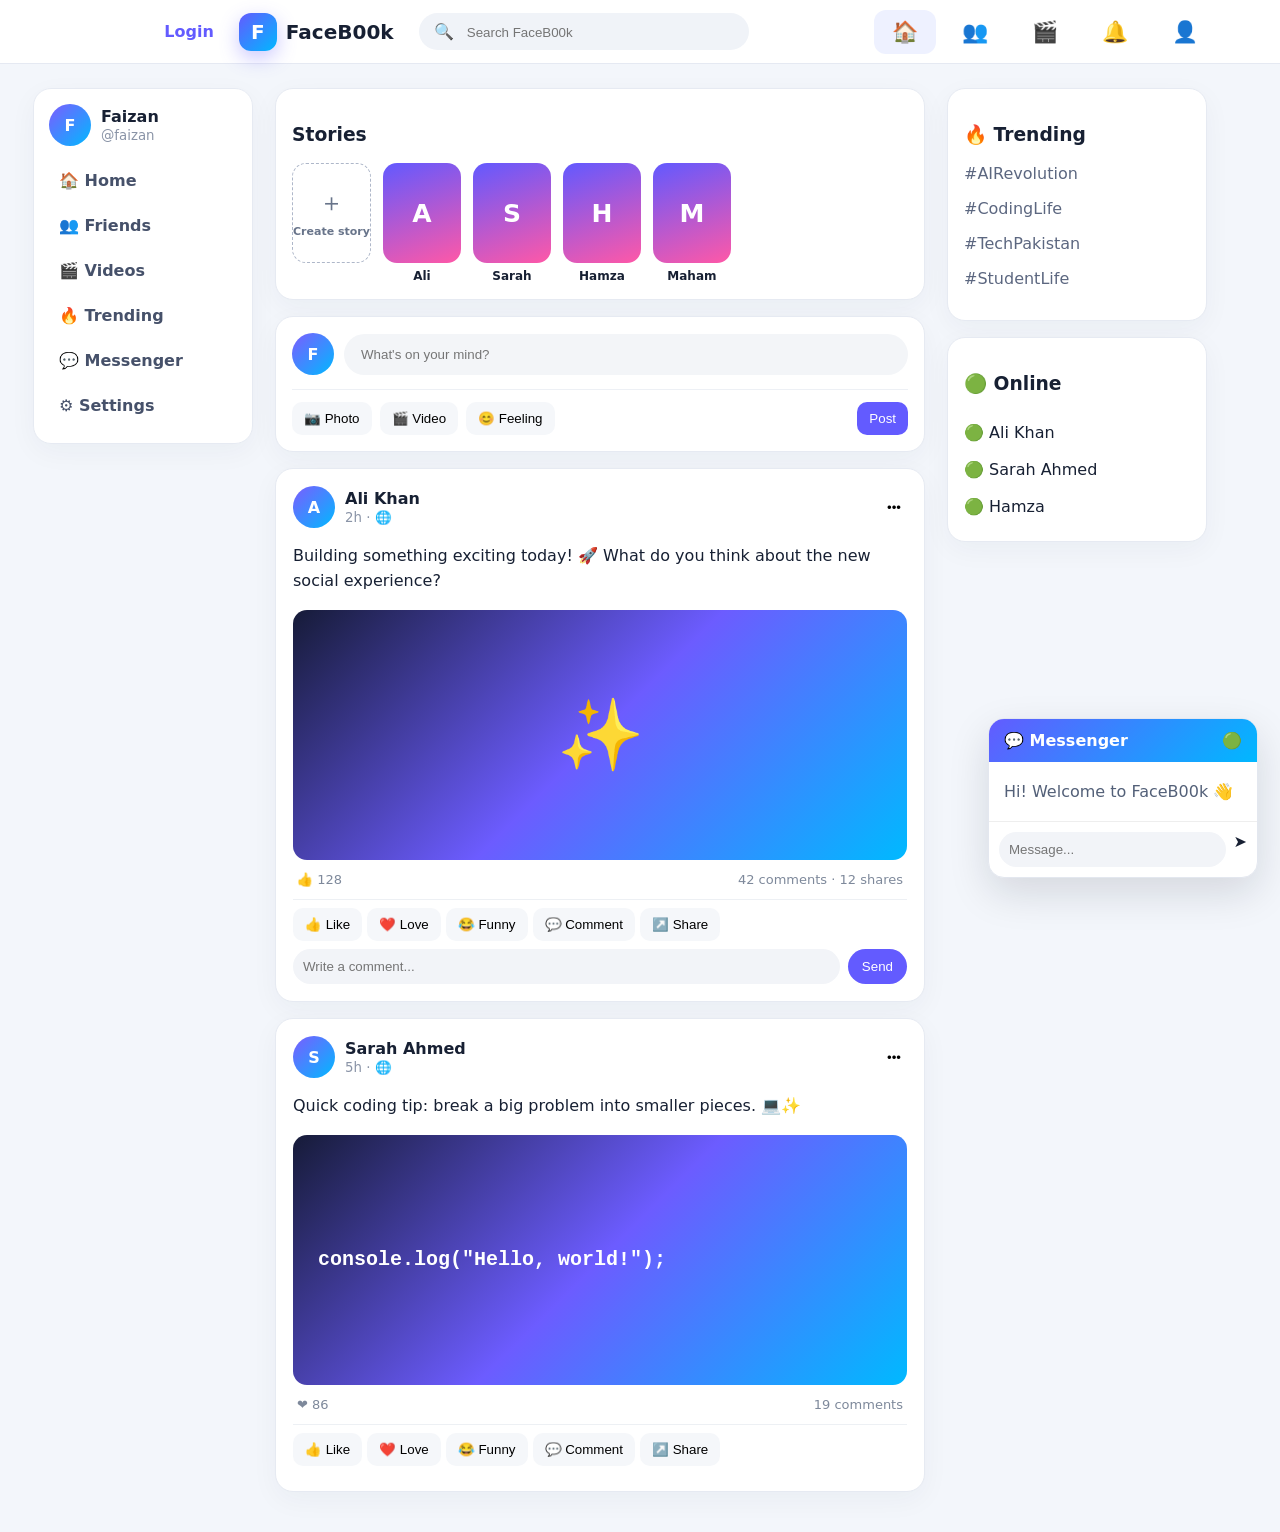
<file: index.html>
<!doctype html>
<html lang="en">
<head>
  <meta charset="UTF-8">
  <meta name="viewport" content="width=device-width, initial-scale=1.0">
  <title>FaceB00k — Social Space</title>
  <link rel="stylesheet" href="style.css">
</head>
<body>
<header class="topbar"><a href="login.html" style="margin-left:auto;color:#635bff;font-weight:700;text-decoration:none">Login</a>
  <div class="brand"><div class="logo">F</div><span>FaceB00k</span></div>
  <div class="search">🔍 <input id="search" placeholder="Search FaceB00k"></div>
  <nav class="desktop-nav">
    <button class="active">🏠</button><button>👥</button><button>🎬</button><button>🔔</button><button>👤</button>
  </nav>
</header>

<main class="layout">
  <aside class="sidebar card">
    <div class="profile-mini"><div class="avatar">F</div><div><b>Faizan</b><small>@faizan</small></div></div>
    <a>🏠 Home</a><a>👥 Friends</a><a>🎬 Videos</a><a>🔥 Trending</a><a>💬 Messenger</a><a>⚙️ Settings</a>
  </aside>

  <section class="feed">
    <div class="stories card">
      <h3>Stories</h3>
      <div class="story-row">
        <div class="story add">＋<span>Create story</span></div>
        <div class="story"><div class="story-pic">A</div><span>Ali</span></div>
        <div class="story"><div class="story-pic">S</div><span>Sarah</span></div>
        <div class="story"><div class="story-pic">H</div><span>Hamza</span></div>
        <div class="story"><div class="story-pic">M</div><span>Maham</span></div>
      </div>
    </div>

    <div class="composer card">
      <div class="profile-mini"><div class="avatar">F</div><input id="postInput" placeholder="What's on your mind?"></div>
      <div class="composer-actions"><button>📷 Photo</button><button>🎬 Video</button><button>😊 Feeling</button><button id="postBtn">Post</button></div>
    </div>

    <article class="post card">
      <div class="post-head"><div class="avatar">A</div><div><b>Ali Khan</b><small>2h · 🌐</small></div><button class="more">•••</button></div>
      <p>Building something exciting today! 🚀 What do you think about the new social experience?</p>
      <div class="post-media">✨</div>
      <div class="stats"><span>👍 128</span><span>42 comments · 12 shares</span></div>
      <div class="post-actions"><button>👍 Like</button><button>❤️ Love</button><button>😂 Funny</button><button>💬 Comment</button><button>↗️ Share</button></div>
      <div class="comment-box"><input placeholder="Write a comment..."><button>Send</button></div>
    </article>

    <article class="post card">
      <div class="post-head"><div class="avatar">S</div><div><b>Sarah Ahmed</b><small>5h · 🌐</small></div><button class="more">•••</button></div>
      <p>Quick coding tip: break a big problem into smaller pieces. 💻✨</p>
      <div class="post-media code">console.log("Hello, world!");</div>
      <div class="stats"><span>❤️ 86</span><span>19 comments</span></div>
      <div class="post-actions"><button>👍 Like</button><button>❤️ Love</button><button>😂 Funny</button><button>💬 Comment</button><button>↗️ Share</button></div>
    </article>
  </section>

  <aside class="rightbar">
    <div class="card"><h3>🔥 Trending</h3><p>#AIRevolution</p><p>#CodingLife</p><p>#TechPakistan</p><p>#StudentLife</p></div>
    <div class="card"><h3>🟢 Online</h3><div class="online">🟢 Ali Khan</div><div class="online">🟢 Sarah Ahmed</div><div class="online">🟢 Hamza</div></div>
  </aside>
</main>

<div class="chat"><div class="chat-head">💬 Messenger <span>🟢</span></div><div class="chat-body">Hi! Welcome to FaceB00k 👋</div><div class="chat-input"><input placeholder="Message...">➤</div></div>

<nav class="mobile-nav"><button>🏠<small>Home</small></button><button>👥<small>Friends</small></button><button>🎬<small>Videos</small></button><button>🔔<small>Alerts</small></button><button>👤<small>Profile</small></button></nav>
<script src="script.js"></script>
</body>
</html>
</file>
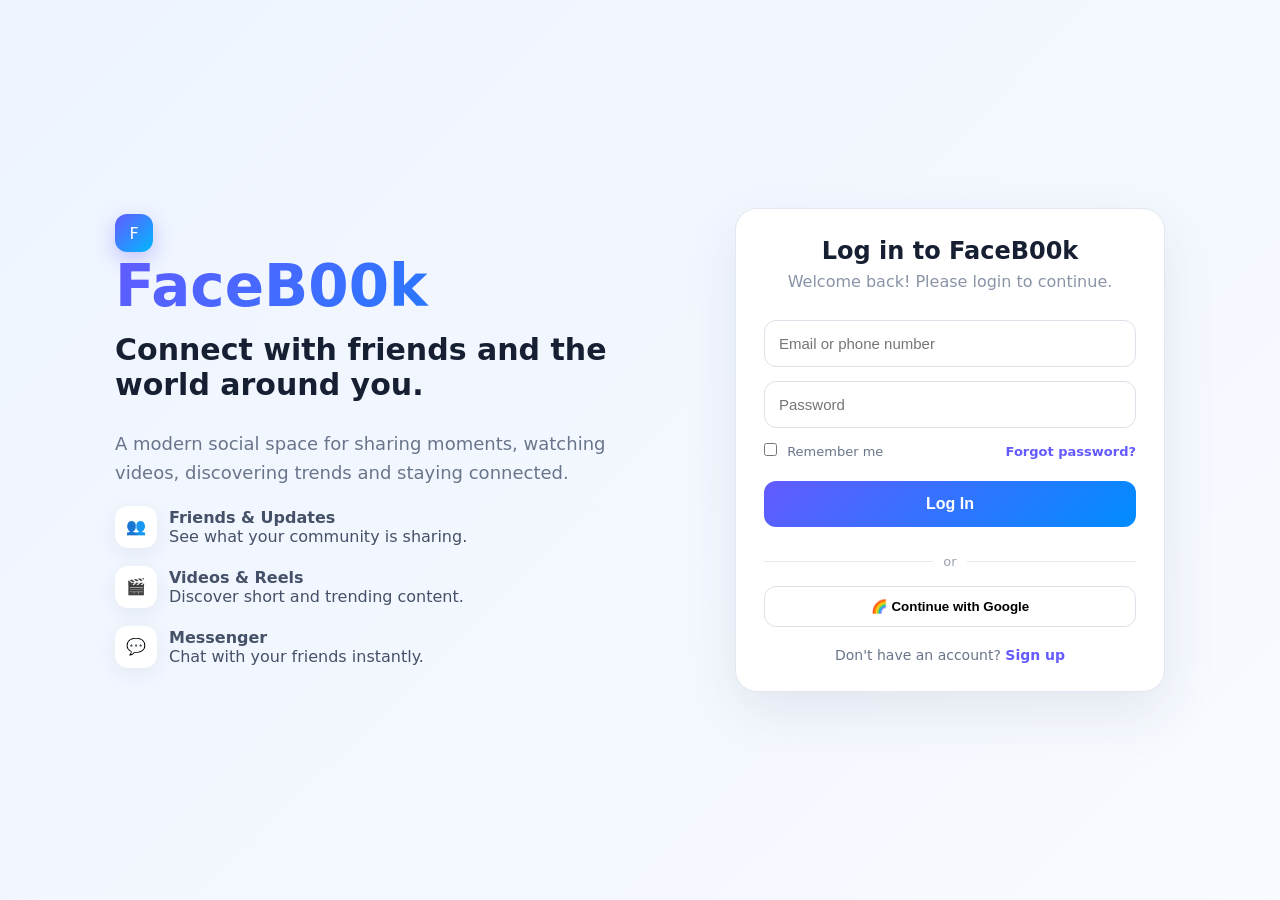
<file: login.html>
<!doctype html>
<html lang="en">
<head>
<meta charset="UTF-8">
<meta name="viewport" content="width=device-width,initial-scale=1.0">
<title>Login — FaceB00k</title>
<link rel="stylesheet" href="style.css">
<style>
body.login-page{min-height:100vh;display:grid;place-items:center;background:linear-gradient(135deg,#eef4ff,#f8fbff);padding:24px}
.login-wrap{width:min(1050px,100%);display:grid;grid-template-columns:1fr 430px;gap:60px;align-items:center}
.login-brand h1{font-size:58px;margin:0 0 12px;background:linear-gradient(135deg,#635bff,#008cff);-webkit-background-clip:text;color:transparent}
.login-brand h2{font-size:30px;margin:0 0 28px;max-width:520px}
.login-brand p{font-size:18px;color:#69758b;max-width:520px;line-height:1.6}
.feature{display:flex;gap:12px;align-items:center;margin:18px 0;color:#455168}
.feature-icon{width:42px;height:42px;border-radius:13px;background:#fff;display:grid;place-items:center;box-shadow:0 6px 20px #26324b12}
.login-card{background:#fff;border:1px solid #e2e7f0;border-radius:22px;padding:28px;box-shadow:0 20px 55px #27345118}
.login-card h2{text-align:center;margin:0 0 7px}.login-card .sub{text-align:center;color:#8a94a7;margin-bottom:22px}
.login-card input{width:100%;padding:14px;border:1px solid #dce1ea;border-radius:12px;margin:7px 0;outline:0;font-size:15px}.login-card input:focus{border-color:#635bff}
.login-btn{width:100%;padding:14px;border:0;border-radius:12px;background:linear-gradient(135deg,#635bff,#008cff);color:#fff;font-size:16px;font-weight:800;margin:10px 0;cursor:pointer}
.remember{display:flex;justify-content:space-between;align-items:center;font-size:13px;color:#69758b;margin:8px 0 12px}.remember a{color:#635bff;font-weight:700;cursor:pointer}
.divider{display:flex;align-items:center;gap:10px;color:#9aa3b2;font-size:13px;margin:17px 0}.divider:before,.divider:after{content:"";height:1px;background:#e6e9ef;flex:1}
.google{width:100%;padding:12px;border:1px solid #dce1ea;background:#fff;border-radius:12px;font-weight:700;cursor:pointer}
.signup{text-align:center;margin-top:20px;color:#69758b;font-size:14px}.signup a{color:#635bff;font-weight:800;text-decoration:none}
@media(max-width:800px){.login-wrap{grid-template-columns:1fr;gap:20px;max-width:480px}.login-brand{text-align:center}.login-brand h1{font-size:44px}.login-brand h2{font-size:23px}.feature{display:none}}
</style>
</head>
<body class="login-page">
<div class="login-wrap">
<section class="login-brand">
  <div class="logo">F</div>
  <h1>FaceB00k</h1>
  <h2>Connect with friends and the world around you.</h2>
  <p>A modern social space for sharing moments, watching videos, discovering trends and staying connected.</p>
  <div class="feature"><div class="feature-icon">👥</div><div><b>Friends & Updates</b><br>See what your community is sharing.</div></div>
  <div class="feature"><div class="feature-icon">🎬</div><div><b>Videos & Reels</b><br>Discover short and trending content.</div></div>
  <div class="feature"><div class="feature-icon">💬</div><div><b>Messenger</b><br>Chat with your friends instantly.</div></div>
</section>

<section class="login-card">
  <h2>Log in to FaceB00k</h2>
  <div class="sub">Welcome back! Please login to continue.</div>
  <form id="loginForm">
    <input type="text" id="email" placeholder="Email or phone number" required>
    <input type="password" id="password" placeholder="Password" required>
    <div class="remember"><label><input type="checkbox" style="width:auto;margin:0 6px 0 0"> Remember me</label><a>Forgot password?</a></div>
    <button class="login-btn" type="submit">Log In</button>
  </form>
  <div class="divider">or</div>
  <button class="google">🌈 Continue with Google</button>
  <div class="signup">Don't have an account? <a href="signup.html">Sign up</a></div>
</section>
</div>
<script>
const API_BASE = localStorage.getItem('FACEB00K_API') || 'YOUR_CLOUDFLARE_WORKER_URL';
document.getElementById('loginForm').addEventListener('submit',async e=>{
 e.preventDefault();
 const btn=document.querySelector('.login-btn'); btn.textContent='Logging in...'; btn.disabled=true;
 try{
   const r=await fetch(API_BASE+'/api/login',{method:'POST',headers:{'Content-Type':'application/json'},
     body:JSON.stringify({email:document.getElementById('email').value,password:document.getElementById('password').value})});
   const d=await r.json();
   if(!r.ok) throw new Error(d.error||'Login failed');
   localStorage.setItem('faceb00k_user',JSON.stringify(d.user));
   window.location.href='index.html';
 }catch(err){alert(err.message);btn.textContent='Log In';btn.disabled=false;}
});
</script>
</body>
</html>
</file>
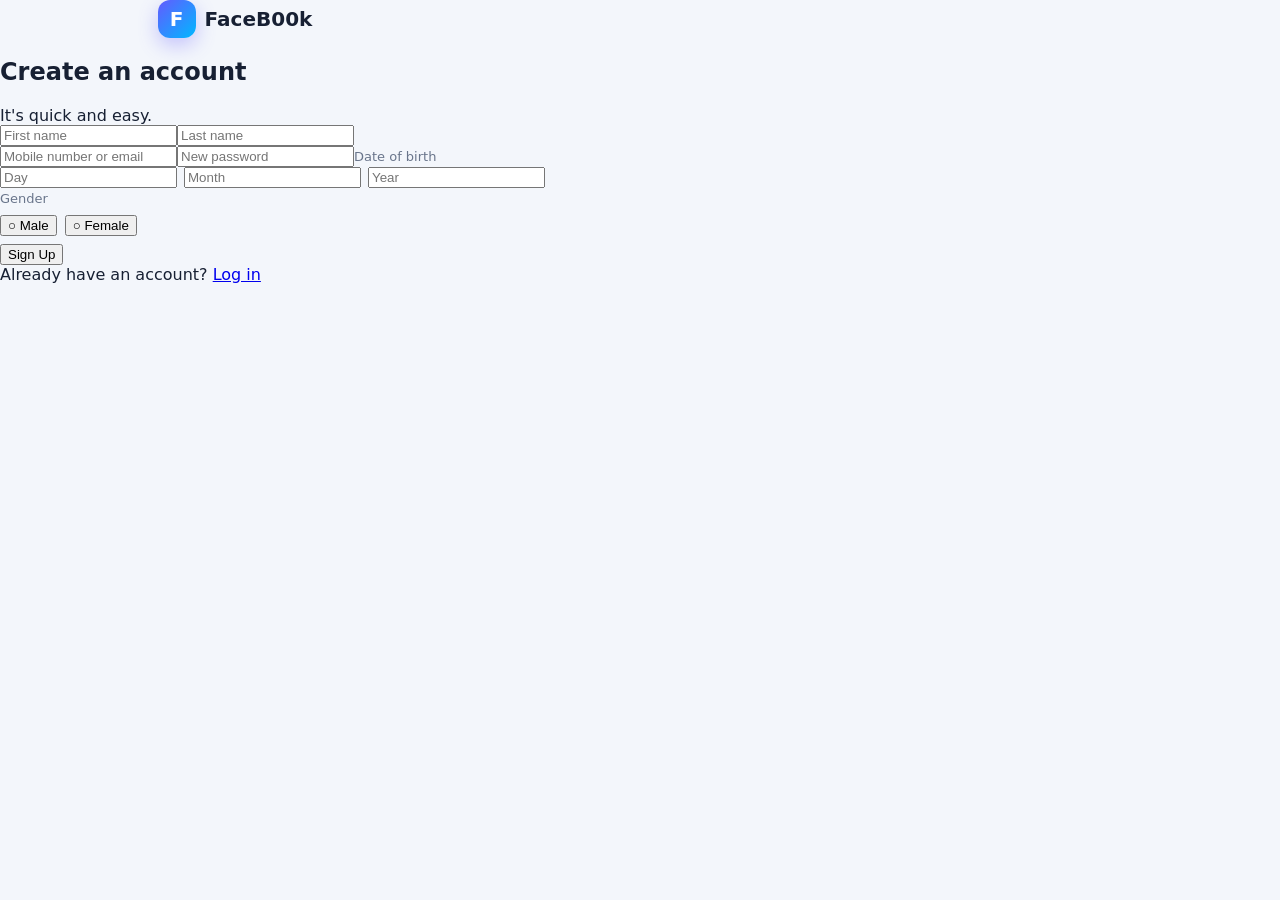
<file: signup.html>
<!doctype html>
<html lang="en"><head><meta charset="UTF-8"><meta name="viewport" content="width=device-width,initial-scale=1.0"><title>Sign Up — FaceB00k</title><link rel="stylesheet" href="style.css"></head>
<body class="login-page"><section class="login-card" style="width:min(470px,100%)"><div class="brand" style="justify-content:center"><div class="logo">F</div><span>FaceB00k</span></div><h2 style="margin-top:20px">Create an account</h2><div class="sub">It's quick and easy.</div><form id="signupForm"><input placeholder="First name" required><input placeholder="Last name" required><input type="email" placeholder="Mobile number or email" required><input type="password" placeholder="New password" required><label style="font-size:13px;color:#69758b">Date of birth</label><div style="display:flex;gap:7px"><input placeholder="Day"><input placeholder="Month"><input placeholder="Year"></div><label style="font-size:13px;color:#69758b">Gender</label><div style="display:flex;gap:8px;margin:8px 0"><button type="button" class="google">○ Male</button><button type="button" class="google">○ Female</button></div><button class="login-btn">Sign Up</button></form><div class="signup">Already have an account? <a href="login.html">Log in</a></div></section><script>
const API_BASE = localStorage.getItem('FACEB00K_API') || 'YOUR_CLOUDFLARE_WORKER_URL';
document.getElementById('signupForm').addEventListener('submit',async e=>{
 e.preventDefault();
 const inputs=e.target.querySelectorAll('input');
 const btn=e.target.querySelector('.login-btn'); btn.textContent='Creating...'; btn.disabled=true;
 try{
   const r=await fetch(API_BASE+'/api/signup',{method:'POST',headers:{'Content-Type':'application/json'},
     body:JSON.stringify({name:(inputs[0].value+' '+inputs[1].value).trim(),email:inputs[2].value,password:inputs[3].value})});
   const d=await r.json();
   if(!r.ok) throw new Error(d.error||'Signup failed');
   localStorage.setItem('faceb00k_user',JSON.stringify(d.user));
   window.location.href='index.html';
 }catch(err){alert(err.message);btn.textContent='Sign Up';btn.disabled=false;}
});
</script></body></html>
</file>
<file: style.css>
*{box-sizing:border-box}body{margin:0;font-family:Inter,system-ui,Arial;background:#f3f6fb;color:#172033}.topbar{height:64px;background:#fff;border-bottom:1px solid #e5e9f2;display:flex;align-items:center;padding:0 5%;gap:25px;position:sticky;top:0;z-index:10}.brand{display:flex;align-items:center;gap:9px;font-weight:800;font-size:20px}.logo{width:38px;height:38px;border-radius:12px;display:grid;place-items:center;color:white;background:linear-gradient(135deg,#635bff,#00b8ff);box-shadow:0 7px 20px #635bff55}.search{background:#f0f3f8;border-radius:22px;padding:9px 15px;color:#7d8799;flex:0 1 330px}.search input{border:0;outline:0;background:transparent;margin-left:6px;width:85%}.desktop-nav{display:flex;gap:8px;margin-left:auto}.desktop-nav button,.mobile-nav button{border:0;background:transparent;font-size:21px;padding:10px 18px;border-radius:12px;cursor:pointer}.desktop-nav .active{background:#eef1ff}.layout{max-width:1250px;margin:24px auto;display:grid;grid-template-columns:220px minmax(400px,650px) 260px;gap:22px;padding:0 18px}.card{background:#fff;border:1px solid #e6eaf2;border-radius:18px;box-shadow:0 8px 28px #1d29400b}.sidebar{padding:15px;height:max-content;position:sticky;top:88px}.sidebar a{display:block;padding:13px 10px;border-radius:10px;font-weight:600;color:#46516a}.sidebar a:hover{background:#f2f5ff}.profile-mini{display:flex;align-items:center;gap:10px;margin-bottom:12px}.profile-mini small,.post-head small{display:block;color:#8a94a7;margin-top:2px}.avatar{width:42px;height:42px;border-radius:50%;display:grid;place-items:center;background:linear-gradient(135deg,#7c5cff,#00b9ff);color:#fff;font-weight:800}.stories{padding:16px;margin-bottom:16px}.story-row{display:flex;gap:12px;overflow:auto}.story{min-width:78px;text-align:center}.story-pic{height:100px;border-radius:14px;background:linear-gradient(160deg,#6259ff,#ff58a7);display:grid;place-items:center;color:white;font-size:25px;font-weight:800}.story span{display:block;font-size:12px;font-weight:600;margin-top:6px}.story.add{height:100px;border:1px dashed #aeb7c9;border-radius:14px;padding-top:22px;color:#68748a;font-size:25px}.story.add span{font-size:11px}.composer{padding:16px;margin-bottom:16px}.composer .profile-mini{margin:0}.composer input{border:0;outline:0;background:#f3f5f8;border-radius:25px;padding:13px 17px;flex:1}.composer-actions{display:flex;gap:8px;margin-top:14px;border-top:1px solid #edf0f5;padding-top:12px}.composer-actions button,.post-actions button{border:0;background:#f5f7fa;border-radius:10px;padding:9px 12px;cursor:pointer}.composer-actions button:last-child{margin-left:auto;background:#635bff;color:#fff}.post{padding:17px;margin-bottom:16px}.post-head{display:flex;align-items:center;gap:10px}.more{margin-left:auto;border:0;background:transparent}.post p{line-height:1.55}.post-media{height:250px;border-radius:14px;background:linear-gradient(135deg,#161b38,#6c5cff,#00b9ff);display:grid;place-items:center;color:#fff;font-size:70px}.post-media.code{font:600 20px monospace;justify-content:start;padding:25px}.stats{display:flex;justify-content:space-between;color:#7e899b;font-size:13px;padding:12px 4px;border-bottom:1px solid #edf0f4}.post-actions{display:flex;gap:5px;padding:8px 0}.comment-box{display:flex;gap:8px}.comment-box input,.chat-input input{flex:1;border:0;background:#f2f4f8;border-radius:20px;padding:10px;outline:0}.comment-box button{border:0;border-radius:20px;background:#635bff;color:white;padding:0 14px}.rightbar .card{padding:16px;margin-bottom:16px}.rightbar p{color:#5c6780}.online{padding:9px 0}.chat{position:fixed;right:22px;bottom:22px;width:270px;background:#fff;border:1px solid #e3e7ef;border-radius:16px;box-shadow:0 15px 40px #11182722;z-index:20;overflow:hidden}.chat-head{padding:12px 15px;background:linear-gradient(135deg,#635bff,#00b8ff);color:#fff;font-weight:700}.chat-head span{float:right}.chat-body{padding:20px 15px;color:#536078}.chat-input{display:flex;gap:8px;padding:10px;border-top:1px solid #eee}.mobile-nav{display:none}.toast{position:fixed;top:80px;right:20px;background:#172033;color:#fff;padding:12px 18px;border-radius:12px;z-index:50}@media(max-width:900px){.layout{grid-template-columns:1fr}.sidebar,.rightbar{display:none}.topbar{padding:0 14px}.desktop-nav{display:none}.search{margin-left:auto;max-width:180px}.mobile-nav{position:fixed;display:flex;bottom:0;left:0;right:0;background:#fff;border-top:1px solid #ddd;z-index:30;justify-content:space-around}.mobile-nav button{padding:9px 12px;font-size:18px}.mobile-nav small{display:block;font-size:9px}.chat{right:12px;bottom:72px;width:240px}.feed{padding-bottom:65px}}@media(max-width:520px){.brand span{display:none}.search{flex:1}.layout{margin:12px auto;padding:0 9px}.post-media{height:190px}.composer-actions{overflow:auto}.composer-actions button{white-space:nowrap}.post-actions{overflow:auto}.post-actions button{white-space:nowrap}}
</file>
